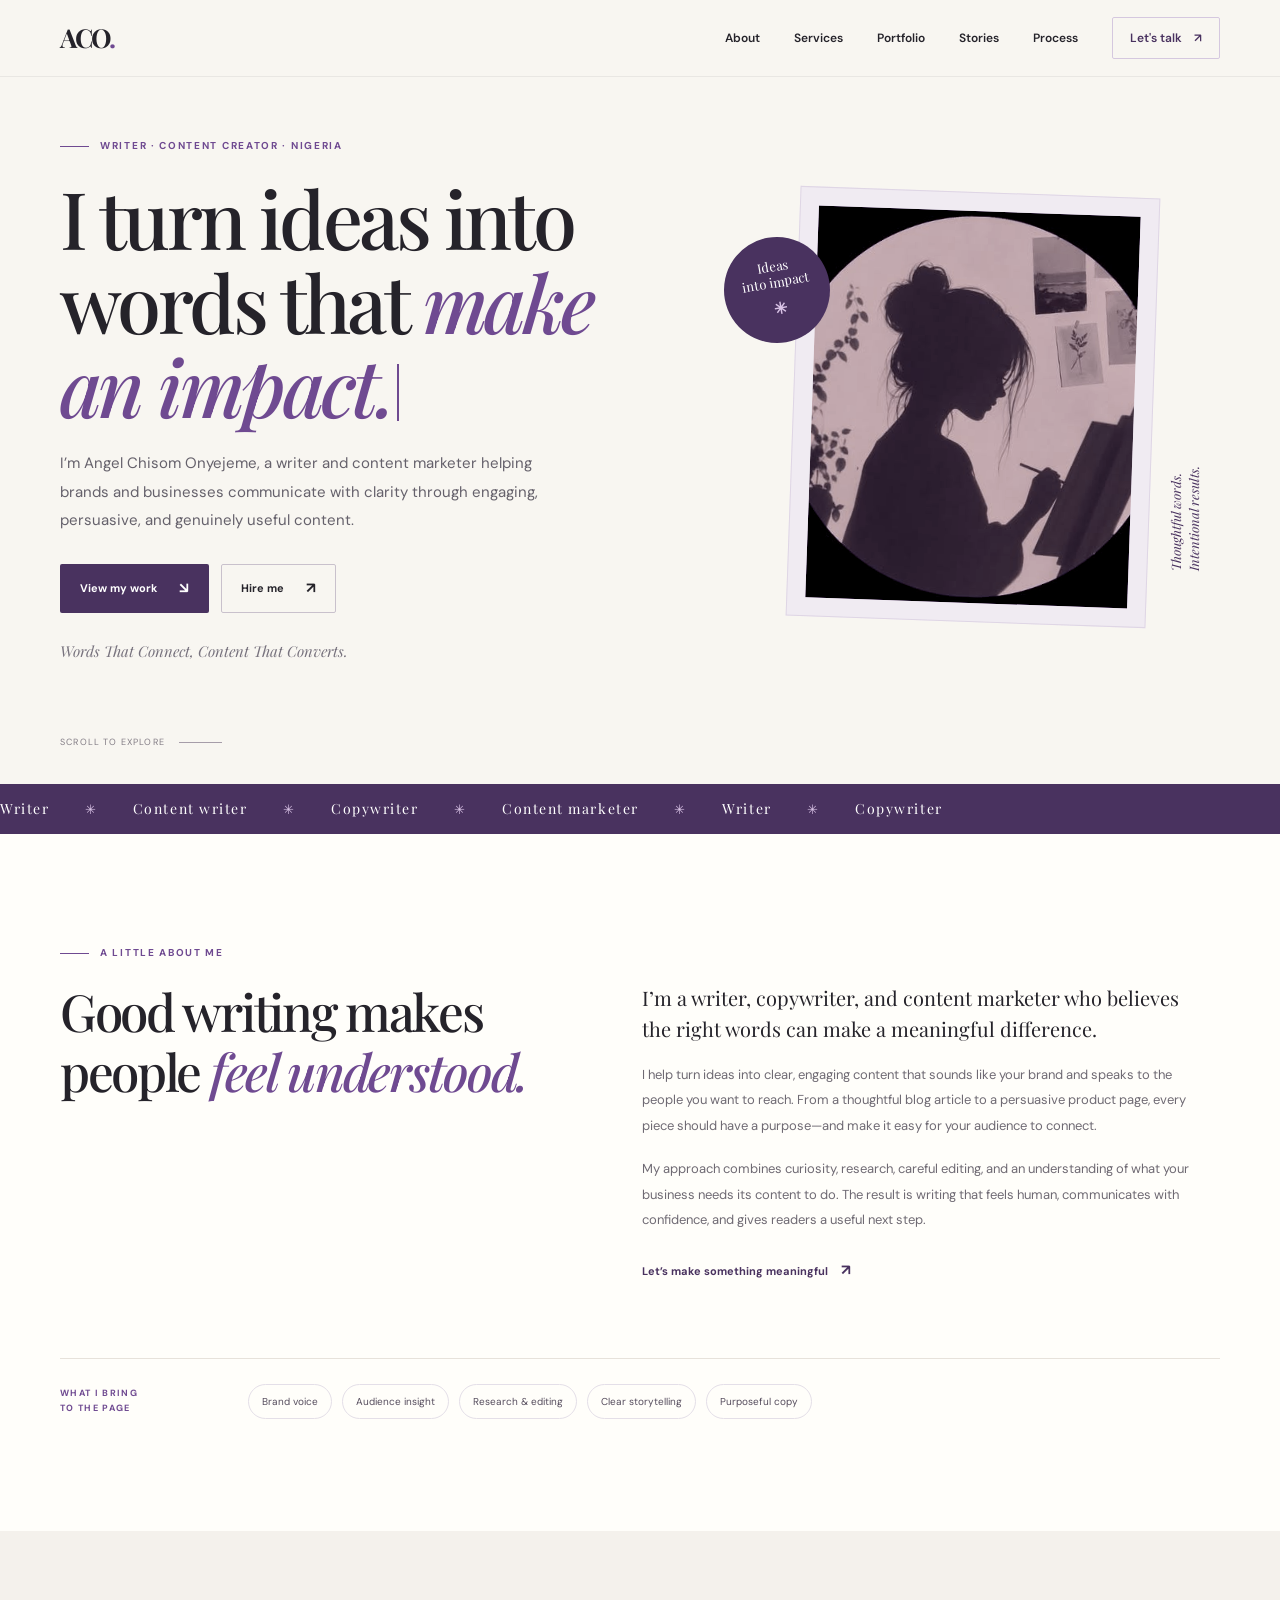
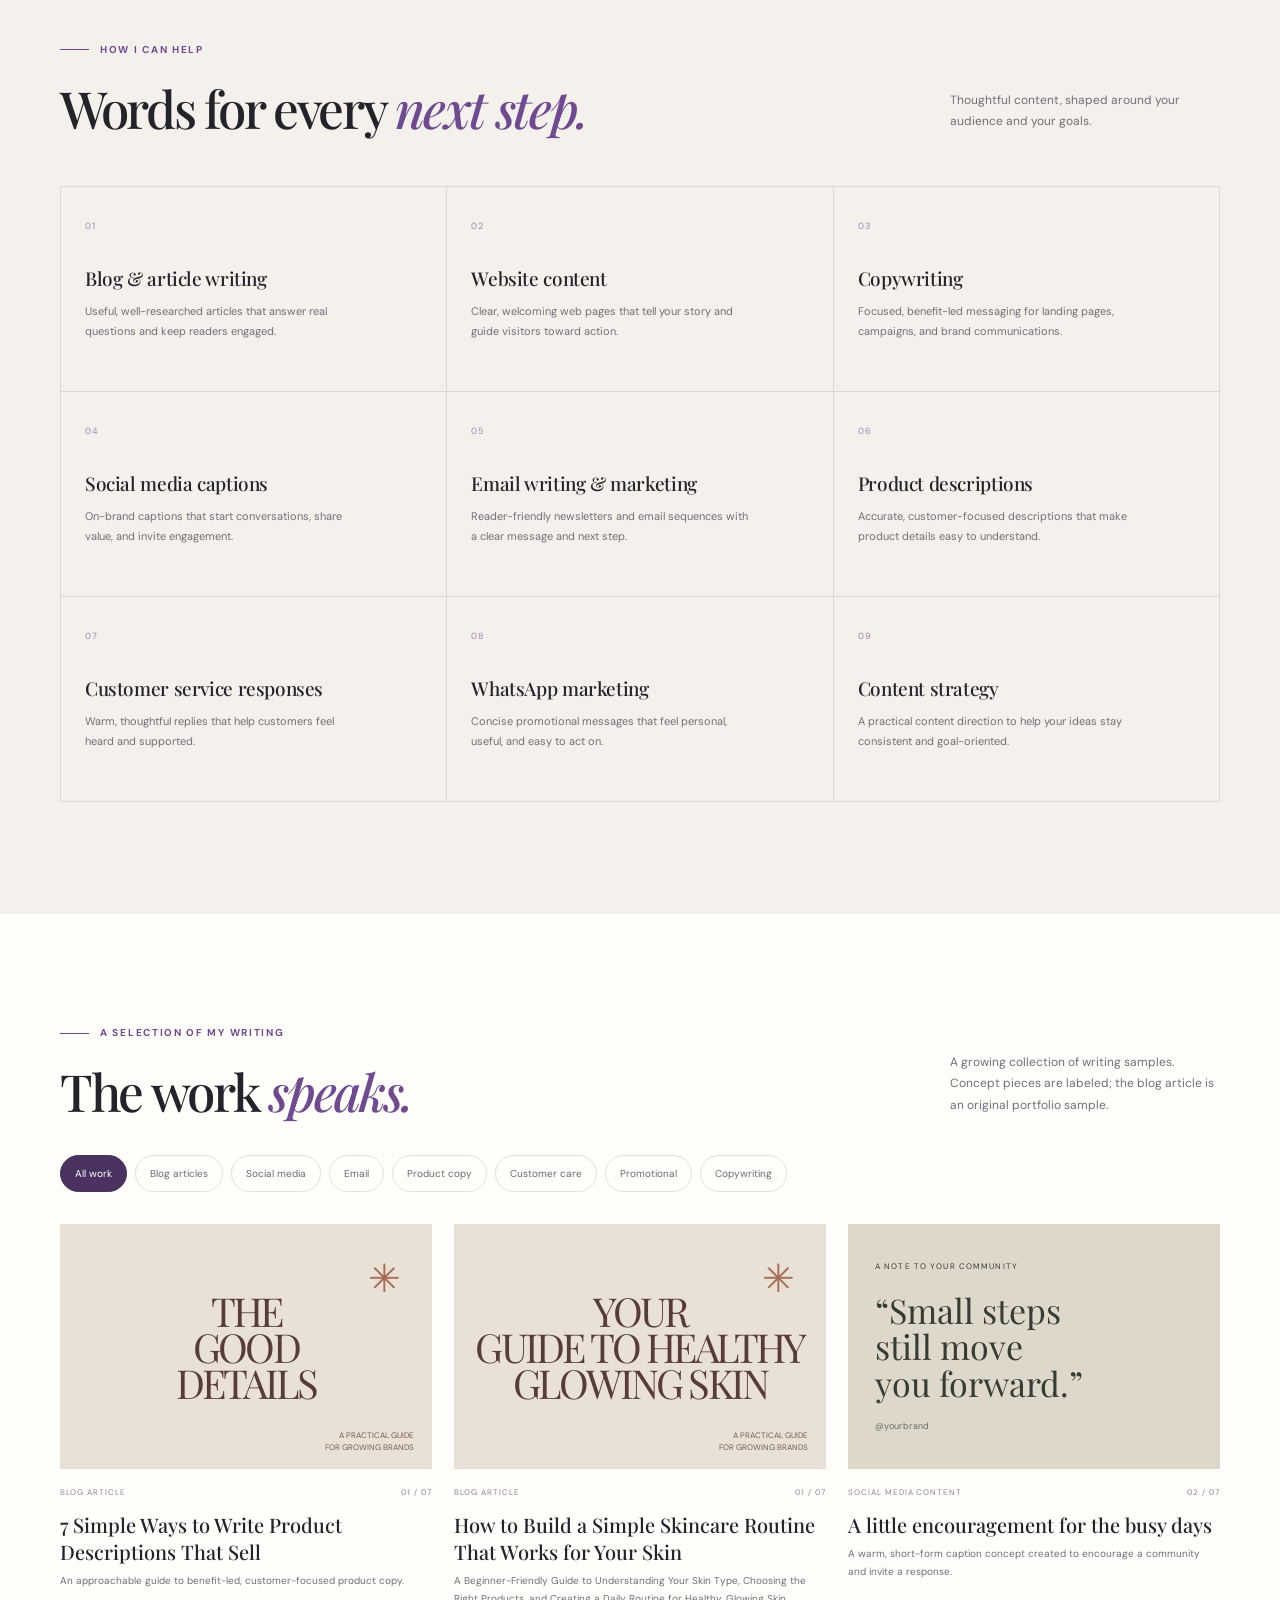
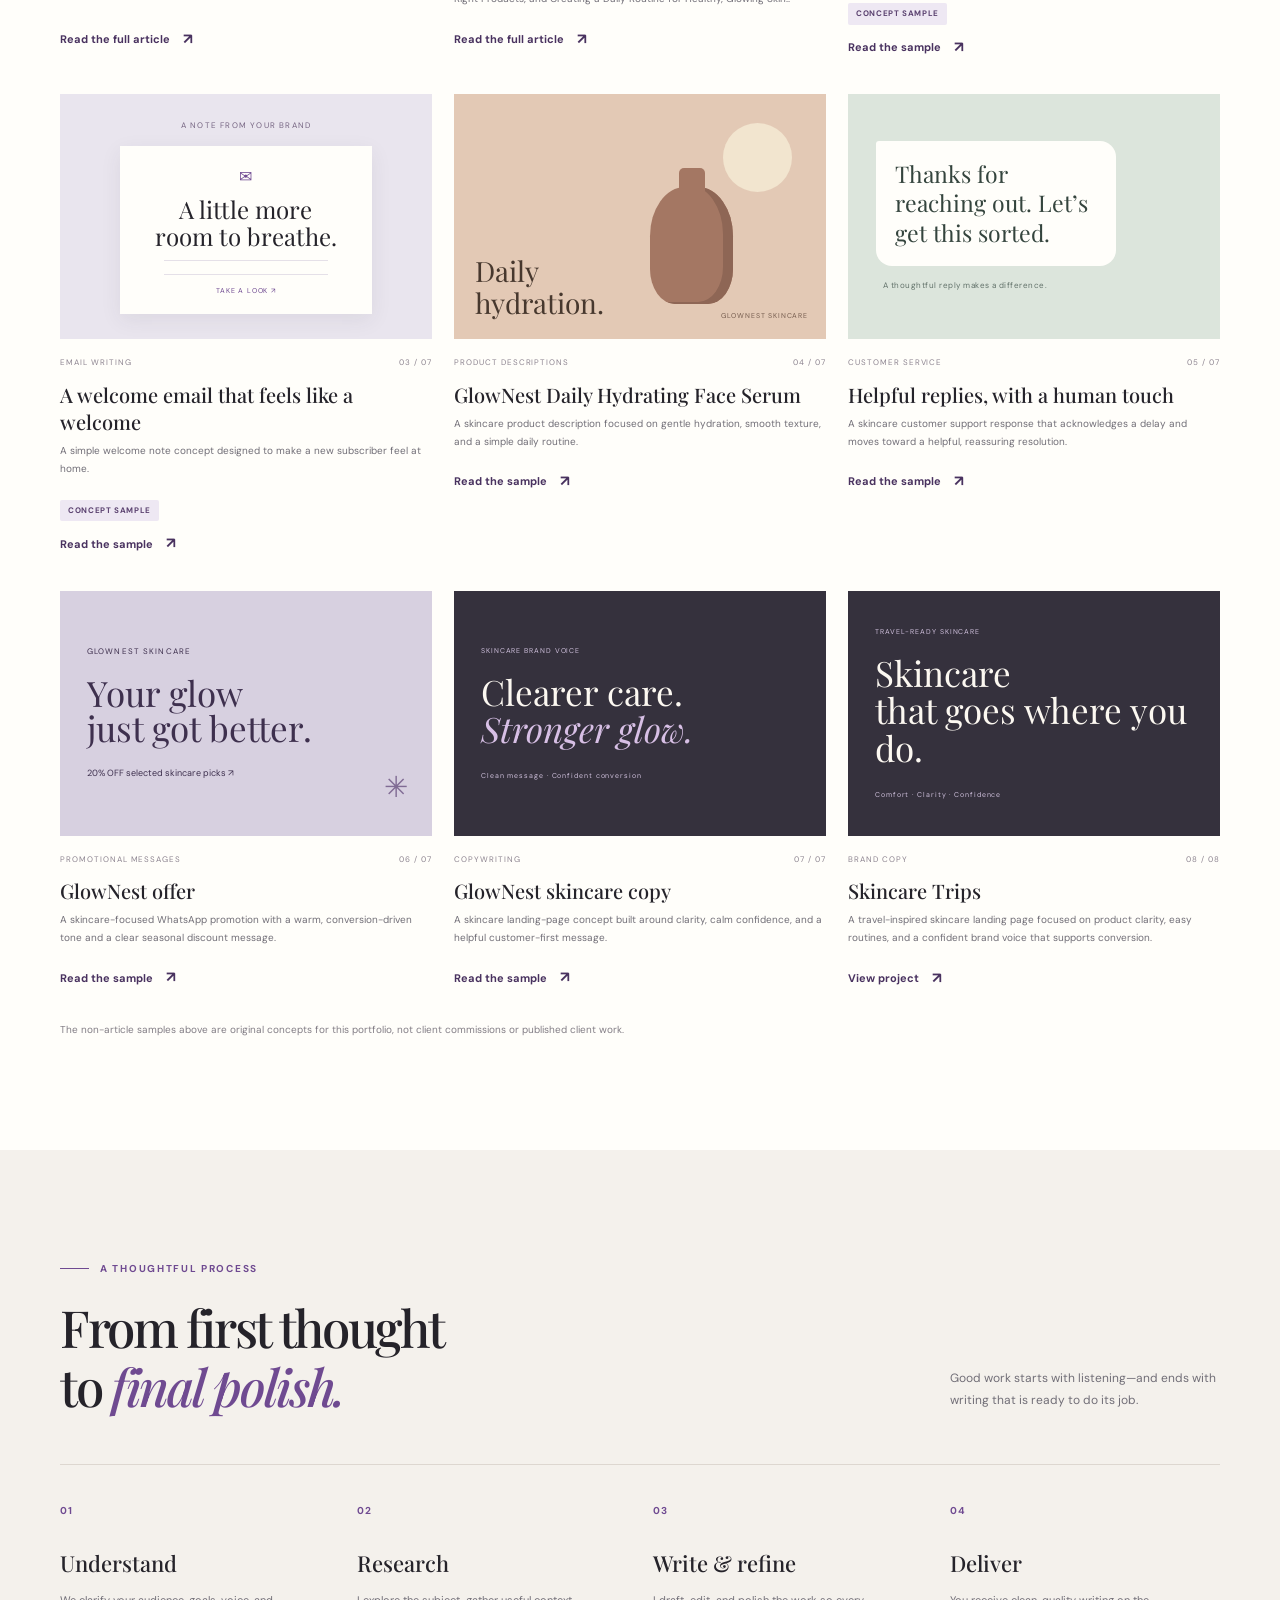
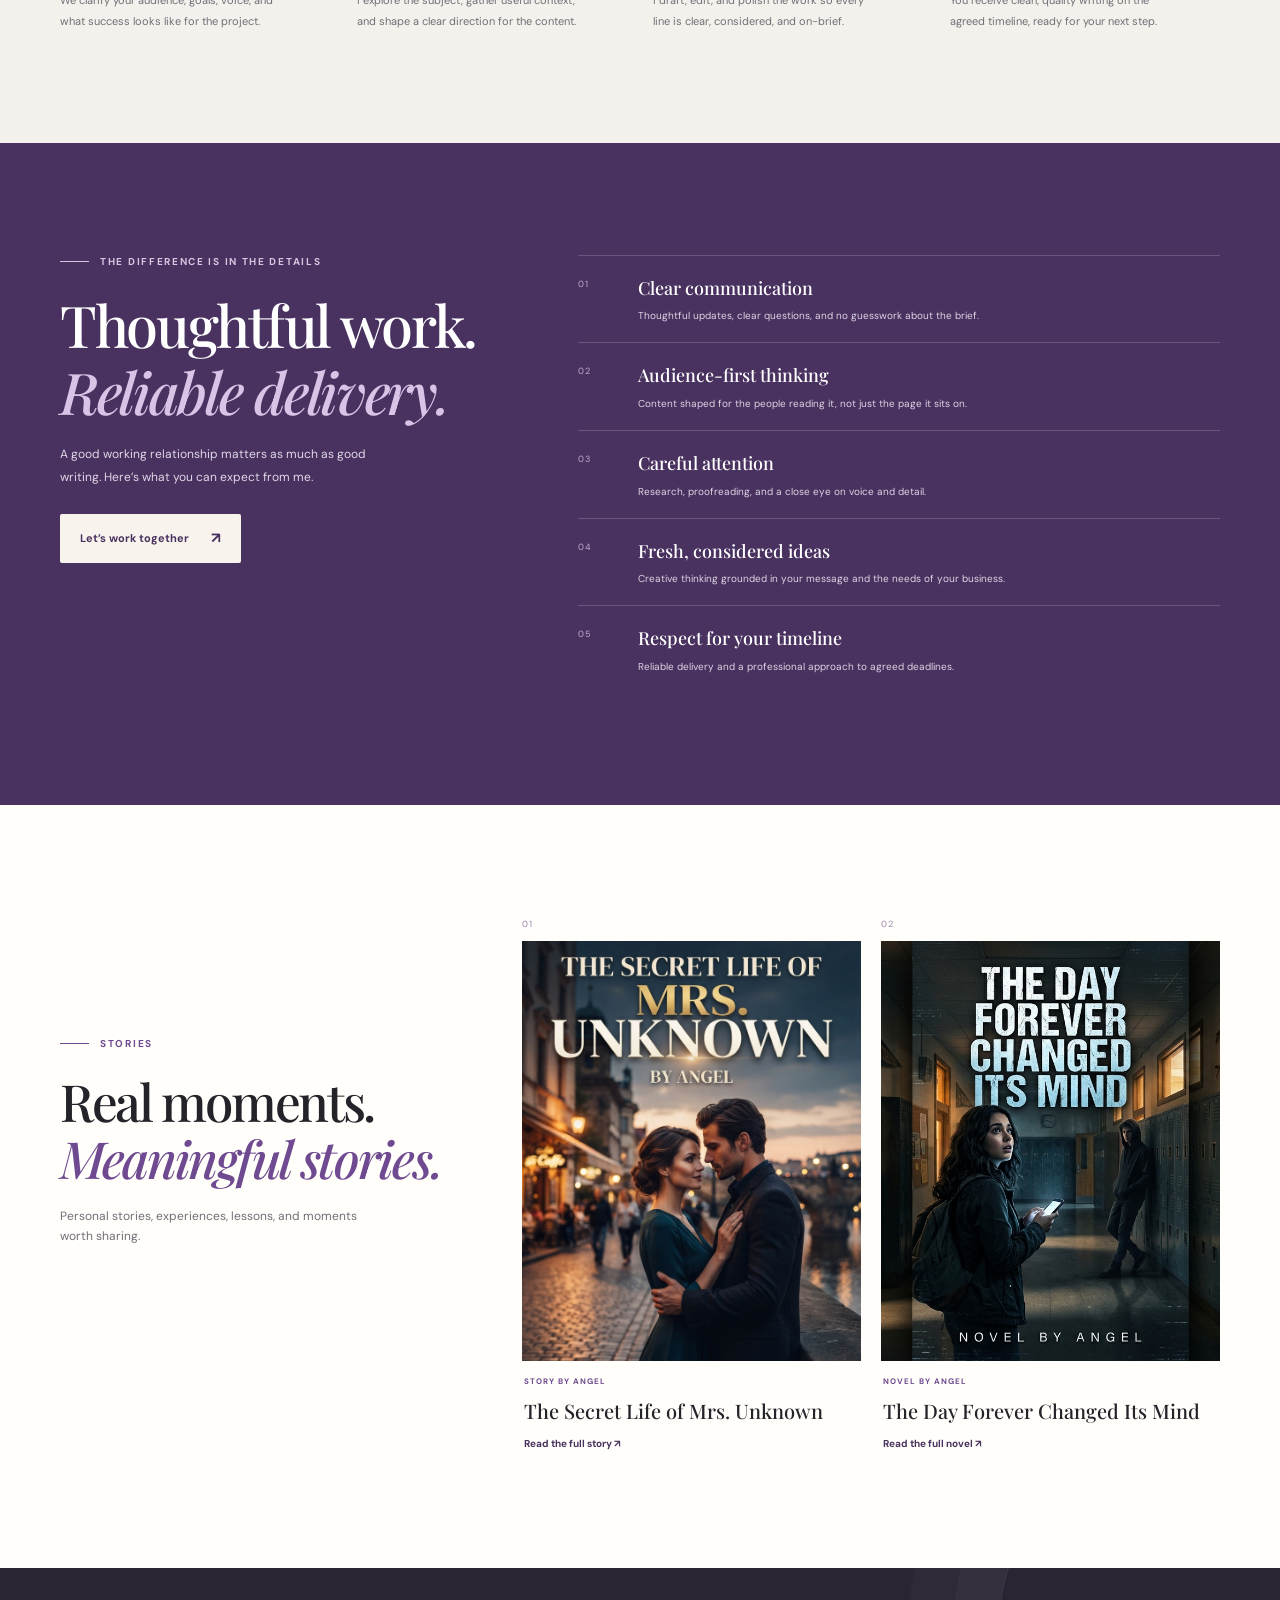
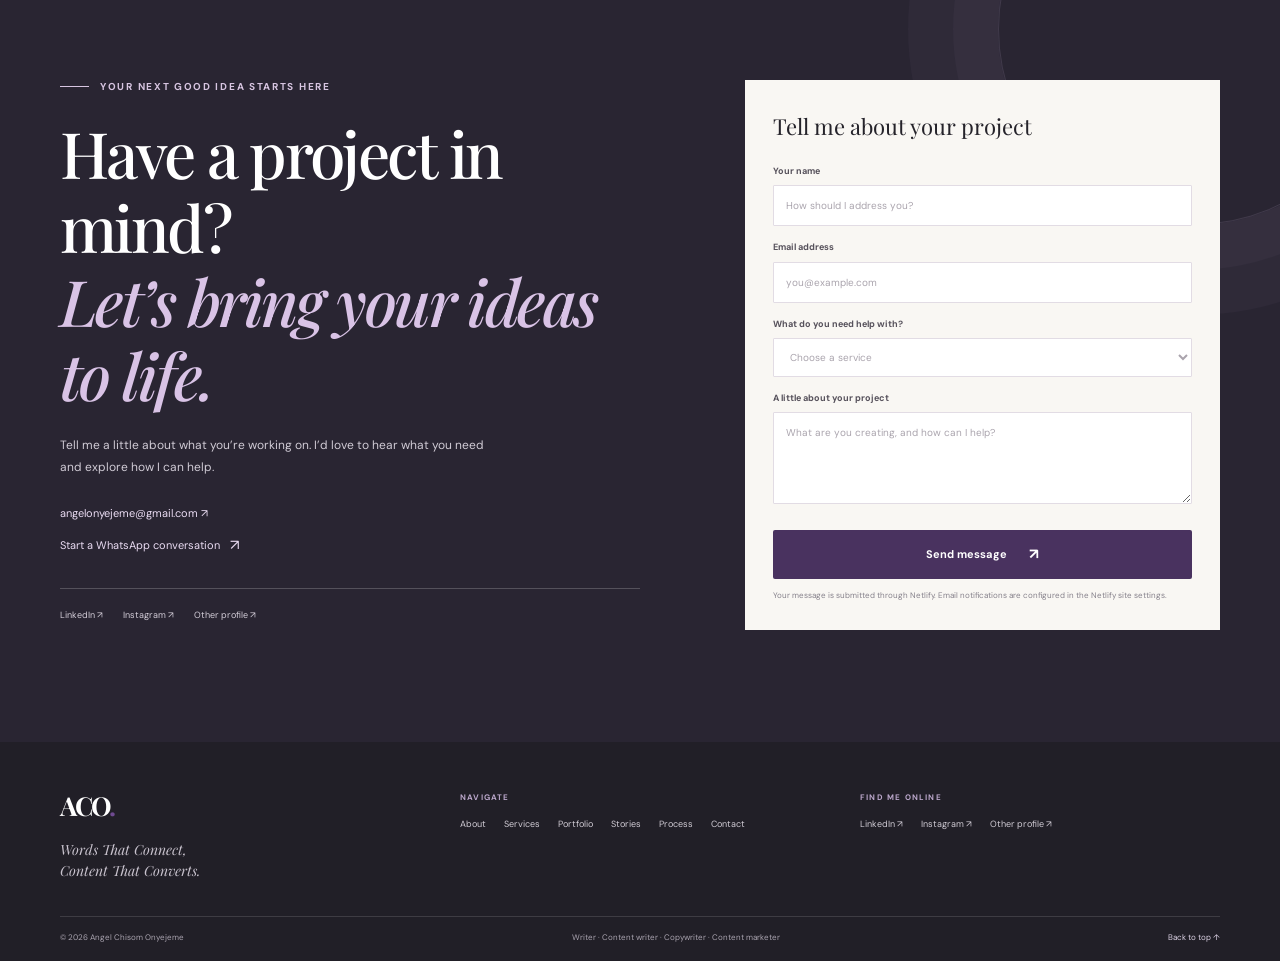
<file: index.html>
<!doctype html>
<html lang="en">
<head>
  <meta charset="utf-8">
  <meta name="viewport" content="width=device-width, initial-scale=1">
  <meta name="theme-color" content="#f8f6f1">
  <meta name="description" content="Meet Angel Chisom Onyejeme, a writer, copywriter, and content marketer in Nigeria creating clear, engaging content that connects with audiences and supports business goals.">
  <meta property="og:title" content="Angel Chisom Onyejeme | Writer & Copywriter">
  <meta property="og:description" content="Words That Connect, Content That Converts. Explore writing samples and content services by Angel Chisom Onyejeme.">
  <meta property="og:type" content="website">
  <title>Angel Chisom Onyejeme | Writer, Copywriter & Content Marketer</title>
  <link rel="preconnect" href="https://fonts.googleapis.com">
  <link rel="preconnect" href="https://fonts.gstatic.com" crossorigin>
  <link href="https://fonts.googleapis.com/css2?family=DM+Sans:wght@400;500;600;700&family=Playfair+Display:wght@500;600;700&display=swap" rel="stylesheet">
  <link rel="stylesheet" href="index.css">
  <script src="index.js" defer></script>
</head>
<body>
  <a class="skip-link" href="#main">Skip to content</a>
  <header class="site-header">
    <div class="nav-wrap">
      <a class="wordmark" href="#home" aria-label="Angel Chisom Onyejeme, home">ACO<span>.</span></a>
      <button class="menu-toggle" type="button" aria-expanded="false" aria-controls="primary-nav" aria-label="Open navigation">
        <span></span><span></span>
      </button>
      <nav class="primary-nav" id="primary-nav" aria-label="Main navigation">
        <a href="#about">About</a>
        <a href="#services">Services</a>
        <a href="#work">Portfolio</a>
        <a href="#stories">Stories</a>
        <a href="#process">Process</a>
        <a class="nav-contact" href="#contact">Let's talk <span aria-hidden="true">↗</span></a>
      </nav>
    </div>
  </header>

  <main id="main">
    <section class="hero section-shell" id="home" aria-labelledby="hero-title">
      <div class="hero-copy">
        <p class="eyebrow"><span class="eyebrow-line"></span> Writer · Content creator · Nigeria</p>
        <h1 id="hero-title">I turn ideas into words that <em><span id="typed-text">make an impact.</span><span class="typing-cursor" aria-hidden="true"></span></em></h1>
        <p class="hero-intro">I’m Angel Chisom Onyejeme, a writer and content marketer helping brands and businesses communicate with clarity through engaging, persuasive, and genuinely useful content.</p>
        <div class="hero-actions">
          <a class="button button-dark" href="#work">View my work <span aria-hidden="true">↘</span></a>
          <a class="button button-outline" href="#contact">Hire me <span aria-hidden="true">↗</span></a>
        </div>
        <p class="hero-note">Words That Connect, Content That Converts.</p>
      </div>
      <div class="hero-visual" aria-label="Portrait of Angel Chisom Onyejeme">
        <div class="portrait-frame">
          <div class="portrait-art">
            <img src="assets/angel-onyejeme-portrait.jpg" alt="Illustration of a woman painting at an easel">
          </div>
        </div>
        <div class="hero-stamp" aria-hidden="true"><span>Ideas<br>into impact</span><b>✳</b></div>
        <div class="hero-side-note">Thoughtful words.<br>Intentional results.</div>
      </div>
      <a class="scroll-cue" href="#about"><span>Scroll to explore</span><i aria-hidden="true"></i></a>
    </section>

    <section class="intro-strip" aria-label="Professional title">
      <p>Writer <span>✳</span> Content writer <span>✳</span> Copywriter <span>✳</span> Content marketer <span>✳</span> Writer <span>✳</span> Copywriter</p>
    </section>

    <section class="section section-about" id="about" aria-labelledby="about-title">
      <div class="section-shell about-grid">
        <div class="section-heading">
          <p class="eyebrow"><span class="eyebrow-line"></span> A little about me</p>
          <h2 id="about-title">Good writing makes people <em>feel understood.</em></h2>
        </div>
        <div class="about-copy">
          <p class="lead">I’m a writer, copywriter, and content marketer who believes the right words can make a meaningful difference.</p>
          <p>I help turn ideas into clear, engaging content that sounds like your brand and speaks to the people you want to reach. From a thoughtful blog article to a persuasive product page, every piece should have a purpose—and make it easy for your audience to connect.</p>
          <p>My approach combines curiosity, research, careful editing, and an understanding of what your business needs its content to do. The result is writing that feels human, communicates with confidence, and gives readers a useful next step.</p>
          <a class="text-link" href="#contact">Let’s make something meaningful <span aria-hidden="true">↗</span></a>
        </div>
      </div>
      <div class="section-shell strengths">
        <div class="strengths-label">What I bring<br>to the page</div>
        <ul class="strengths-list">
          <li>Brand voice</li><li>Audience insight</li><li>Research &amp; editing</li><li>Clear storytelling</li><li>Purposeful copy</li>
        </ul>
      </div>
    </section>

    <section class="section section-services" id="services" aria-labelledby="services-title">
      <div class="section-shell">
        <div class="section-topline">
          <div>
            <p class="eyebrow"><span class="eyebrow-line"></span> How I can help</p>
            <h2 id="services-title">Words for every <em>next step.</em></h2>
          </div>
          <p class="section-aside">Thoughtful content, shaped around your audience and your goals.</p>
        </div>
        <div class="service-grid">
          <article class="service-card"><span class="service-number">01</span><h3>Blog &amp; article writing</h3><p>Useful, well-researched articles that answer real questions and keep readers engaged.</p><span class="service-arrow" aria-hidden="true">↗</span></article>
          <article class="service-card"><span class="service-number">02</span><h3>Website content</h3><p>Clear, welcoming web pages that tell your story and guide visitors toward action.</p><span class="service-arrow" aria-hidden="true">↗</span></article>
          <article class="service-card"><span class="service-number">03</span><h3>Copywriting</h3><p>Focused, benefit-led messaging for landing pages, campaigns, and brand communications.</p><span class="service-arrow" aria-hidden="true">↗</span></article>
          <article class="service-card"><span class="service-number">04</span><h3>Social media captions</h3><p>On-brand captions that start conversations, share value, and invite engagement.</p><span class="service-arrow" aria-hidden="true">↗</span></article>
          <article class="service-card"><span class="service-number">05</span><h3>Email writing &amp; marketing</h3><p>Reader-friendly newsletters and email sequences with a clear message and next step.</p><span class="service-arrow" aria-hidden="true">↗</span></article>
          <article class="service-card"><span class="service-number">06</span><h3>Product descriptions</h3><p>Accurate, customer-focused descriptions that make product details easy to understand.</p><span class="service-arrow" aria-hidden="true">↗</span></article>
          <article class="service-card"><span class="service-number">07</span><h3>Customer service responses</h3><p>Warm, thoughtful replies that help customers feel heard and supported.</p><span class="service-arrow" aria-hidden="true">↗</span></article>
          <article class="service-card"><span class="service-number">08</span><h3>WhatsApp marketing</h3><p>Concise promotional messages that feel personal, useful, and easy to act on.</p><span class="service-arrow" aria-hidden="true">↗</span></article>
          <article class="service-card"><span class="service-number">09</span><h3>Content strategy</h3><p>A practical content direction to help your ideas stay consistent and goal-oriented.</p><span class="service-arrow" aria-hidden="true">↗</span></article>
        </div>
      </div>
    </section>

    <section class="section section-work" id="work" aria-labelledby="work-title">
      <div class="section-shell">
        <div class="section-topline work-heading">
          <div>
            <p class="eyebrow"><span class="eyebrow-line"></span> A selection of my writing</p>
            <h2 id="work-title">The work <em>speaks.</em></h2>
          </div>
          <p class="section-aside">A growing collection of writing samples. Concept pieces are labeled; the blog article is an original portfolio sample.</p>
        </div>
        <div class="filter-row" role="group" aria-label="Filter portfolio by category">
          <button class="filter-button is-active" type="button" data-filter="all" aria-pressed="true">All work</button>
          <button class="filter-button" type="button" data-filter="blog" aria-pressed="false">Blog articles</button>
          <button class="filter-button" type="button" data-filter="social" aria-pressed="false">Social media</button>
          <button class="filter-button" type="button" data-filter="email" aria-pressed="false">Email</button>
          <button class="filter-button" type="button" data-filter="product" aria-pressed="false">Product copy</button>
          <button class="filter-button" type="button" data-filter="service" aria-pressed="false">Customer care</button>
          <button class="filter-button" type="button" data-filter="promo" aria-pressed="false">Promotional</button>
          <button class="filter-button" type="button" data-filter="copy" aria-pressed="false">Copywriting</button>
        </div>
        <div class="portfolio-grid" id="portfolio-grid">
          <article class="work-card work-card-featured" data-category="blog">
            <div class="work-art art-article"><span class="art-label">THE<br>GOOD<br>DETAILS</span><span class="art-ornament" aria-hidden="true">✳</span><span class="art-caption">A practical guide<br>for growing brands</span></div>
            <div class="work-info"><div class="work-meta"><span>Blog article</span><span>01 / 07</span></div><h3>7 Simple Ways to Write Product Descriptions That Sell</h3><p>An approachable guide to benefit-led, customer-focused product copy.</p><a class="text-link" href="portfolio-sample-blog-article" target="_blank" rel="noopener">Read the full article <span aria-hidden="true">↗</span></a></div>
          </article>
          <article class="work-card work-card-featured" data-category="blog">
            <div class="work-art art-article"><span class="art-label">YOUR<br>GUIDE TO HEALTHY<br>GLOWING SKIN</span><span class="art-ornament" aria-hidden="true">✳</span><span class="art-caption">A practical guide<br>for growing brands</span></div>
            <div class="work-info"><div class="work-meta"><span>Blog article</span><span>01 / 07</span></div><h3>How to Build a Simple Skincare Routine That Works for Your Skin </h3><p>A Beginner-Friendly Guide to Understanding Your Skin Type, Choosing the Right Products, and Creating a Daily Routine for Healthy, Glowing Skin..</p><a class="text-link" href="https://angelonyejeme.blogspot.com/2026/11/how-to-build-simple-skincare-routine.html" target="_blank" rel="noopener">Read the full article <span aria-hidden="true">↗</span></a></div>
          </article>
          <article class="work-card" data-category="social">
            <div class="work-art art-social"><span class="art-small">A NOTE TO YOUR COMMUNITY</span><span class="art-quote">“Small steps<br>still move<br>you forward.”</span><span class="art-handle">@yourbrand</span></div>
            <div class="work-info"><div class="work-meta"><span>Social media content</span><span>02 / 07</span></div><h3>A little encouragement for the busy days</h3><p>A warm, short-form caption concept created to encourage a community and invite a response.</p><span class="concept-label">Concept sample</span><button class="text-link sample-open" type="button" data-sample="social">Read the sample <span aria-hidden="true">↗</span></button></div>
          </article>
          <article class="work-card" data-category="email">
            <div class="work-art art-email"><span class="mail-top">A NOTE FROM YOUR BRAND</span><div class="mail-card"><span class="mail-icon" aria-hidden="true">✉</span><span class="mail-title">A little more<br>room to breathe.</span><span class="mail-lines"></span><span class="mail-cta">TAKE A LOOK ↗</span></div></div>
            <div class="work-info"><div class="work-meta"><span>Email writing</span><span>03 / 07</span></div><h3>A welcome email that feels like a welcome</h3><p>A simple welcome note concept designed to make a new subscriber feel at home.</p><span class="concept-label">Concept sample</span><button class="text-link sample-open" type="button" data-sample="email">Read the sample <span aria-hidden="true">↗</span></button></div>
          </article>
          <article class="work-card" data-category="product copy">
            <div class="work-art art-product"><span class="product-sun"></span><span class="product-vase" aria-hidden="true"></span><span class="product-word">Daily<br>hydration.</span><span class="product-sub">GLOWNEST SKINCARE</span></div>
            <div class="work-info"><div class="work-meta"><span>Product descriptions</span><span>04 / 07</span></div><h3>GlowNest Daily Hydrating Face Serum</h3><p>A skincare product description focused on gentle hydration, smooth texture, and a simple daily routine.</p><button class="text-link sample-open" type="button" data-sample="product">Read the sample <span aria-hidden="true">↗</span></button></div>
          </article>
          <article class="work-card" data-category="service">
            <div class="work-art art-service"><span class="chat-bubble">Thanks for reaching out. Let’s get this sorted.</span><span class="chat-time">A thoughtful reply makes a difference.</span></div>
            <div class="work-info"><div class="work-meta"><span>Customer service</span><span>05 / 07</span></div><h3>Helpful replies, with a human touch</h3><p>A skincare customer support response that acknowledges a delay and moves toward a helpful, reassuring resolution.</p><button class="text-link sample-open" type="button" data-sample="service">Read the sample <span aria-hidden="true">↗</span></button></div>
          </article>
          <article class="work-card" data-category="promo copy">
            <div class="work-art art-promo"><span class="promo-top">GLOWNEST SKINCARE</span><span class="promo-head">Your glow<br>just got better.</span><span class="promo-bottom">20% OFF selected skincare picks ↗</span><span class="promo-spark" aria-hidden="true">✳</span></div>
            <div class="work-info"><div class="work-meta"><span>Promotional messages</span><span>06 / 07</span></div><h3>GlowNest offer</h3><p>A skincare-focused WhatsApp promotion with a warm, conversion-driven tone and a clear seasonal discount message.</p><button class="text-link sample-open" type="button" data-sample="promo">Read the sample <span aria-hidden="true">↗</span></button></div>
          </article>
          <article class="work-card" data-category="copy">
            <div class="work-art art-copy"><span class="copy-kicker">SKINCARE BRAND VOICE</span><span class="copy-head">Clearer care.<br><em>Stronger glow.</em></span><span class="copy-footer">Clean message · Confident conversion</span></div>
            <div class="work-info"><div class="work-meta"><span>Copywriting</span><span>07 / 07</span></div><h3>GlowNest skincare copy</h3><p>A skincare landing-page concept built around clarity, calm confidence, and a helpful customer-first message.</p><button class="text-link sample-open" type="button" data-sample="copy">Read the sample <span aria-hidden="true">↗</span></button></div>
          </article>
          <article class="work-card" data-category="copy">
            <div class="work-art art-copy"><span class="copy-kicker">TRAVEL-READY SKINCARE</span><span class="copy-head">Skincare<br>that goes where you do.</span><span class="copy-footer">Comfort · Clarity · Confidence</span></div>
            <div class="work-info"><div class="work-meta"><span>Brand copy</span><span>08 / 08</span></div><h3>Skincare Trips</h3><p>A travel-inspired skincare landing page focused on product clarity, easy routines, and a confident brand voice that supports conversion.</p><a class="text-link" href="https://skincaretrips.netlify.app/" target="_blank" rel="noopener">View project <span aria-hidden="true">↗</span></a></div>
          </article>
        </div>
        <p class="filter-empty" id="filter-empty" hidden>No samples in this category yet.</p>
        <p class="portfolio-note">The non-article samples above are original concepts for this portfolio, not client commissions or published client work.</p>
      </div>
    </section>

    <section class="section section-process" id="process" aria-labelledby="process-title">
      <div class="section-shell">
        <div class="section-topline">
          <div><p class="eyebrow"><span class="eyebrow-line"></span> A thoughtful process</p><h2 id="process-title">From first thought<br>to <em>final polish.</em></h2></div>
          <p class="section-aside">Good work starts with listening—and ends with writing that is ready to do its job.</p>
        </div>
        <ol class="process-grid">
          <li><span class="process-number">01</span><h3>Understand</h3><p>We clarify your audience, goals, voice, and what success looks like for the project.</p></li>
          <li><span class="process-number">02</span><h3>Research</h3><p>I explore the subject, gather useful context, and shape a clear direction for the content.</p></li>
          <li><span class="process-number">03</span><h3>Write &amp; refine</h3><p>I draft, edit, and polish the work so every line is clear, considered, and on-brief.</p></li>
          <li><span class="process-number">04</span><h3>Deliver</h3><p>You receive clean, quality writing on the agreed timeline, ready for your next step.</p></li>
        </ol>
      </div>
    </section>

    <section class="section section-why" aria-labelledby="why-title">
      <div class="section-shell why-grid">
        <div><p class="eyebrow eyebrow-light"><span class="eyebrow-line"></span> The difference is in the details</p><h2 id="why-title">Thoughtful work.<br><em>Reliable delivery.</em></h2><p class="why-intro">A good working relationship matters as much as good writing. Here’s what you can expect from me.</p><a class="button button-light" href="#contact">Let’s work together <span aria-hidden="true">↗</span></a></div>
        <ul class="why-list">
          <li><span>01</span><div><h3>Clear communication</h3><p>Thoughtful updates, clear questions, and no guesswork about the brief.</p></div></li>
          <li><span>02</span><div><h3>Audience-first thinking</h3><p>Content shaped for the people reading it, not just the page it sits on.</p></div></li>
          <li><span>03</span><div><h3>Careful attention</h3><p>Research, proofreading, and a close eye on voice and detail.</p></div></li>
          <li><span>04</span><div><h3>Fresh, considered ideas</h3><p>Creative thinking grounded in your message and the needs of your business.</p></div></li>
          <li><span>05</span><div><h3>Respect for your timeline</h3><p>Reliable delivery and a professional approach to agreed deadlines.</p></div></li>
        </ul>
      </div>
    </section>

    <section class="section section-stories" id="stories" aria-labelledby="stories-title">
      <div class="section-shell stories-shell">
        <div class="stories-heading">
          <p class="eyebrow"><span class="eyebrow-line"></span> Stories</p>
          <h2 id="stories-title">Real moments.<br><em>Meaningful stories.</em></h2>
          <p>Personal stories, experiences, lessons, and moments worth sharing.</p>
        </div>
        <div class="stories-grid">
          <article class="story-card">
            <a class="story-open" href="assets/the-secret-life-of-mrs-unknown.pdf" target="_blank" rel="noopener" aria-label="Read The Secret Life of Mrs. Unknown">
              <span class="story-number">01</span>
              <span class="story-art story-art-cover"><img src="assets/the-secret-life-of-mrs-unknown-cover.jpg" alt="Cover of The Secret Life of Mrs. Unknown"></span>
              <span class="story-info"><span class="story-category">Story by Angel</span><strong>The Secret Life of Mrs. Unknown</strong><span class="story-read">Read the full story ↗</span></span>
            </a>
          </article>
          <article class="story-card">
            <a class="story-open" href="assets/the-day-forever-changed-its-mind.pdf" target="_blank" rel="noopener" aria-label="Read The Day Forever Changed Its Mind">
              <span class="story-number">02</span>
              <span class="story-art story-art-cover"><img src="assets/the-day-forever-changed-its-mind-cover.jpg" alt="Cover of The Day Forever Changed Its Mind"></span>
              <span class="story-info"><span class="story-category">Novel by Angel</span><strong>The Day Forever Changed Its Mind</strong><span class="story-read">Read the full novel ↗</span></span>
            </a>
          </article>
        </div>
      </div>
    </section>

    <section class="section section-contact" id="contact" aria-labelledby="contact-title">
      <div class="section-shell contact-grid">
        <div class="contact-copy">
          <p class="eyebrow eyebrow-light"><span class="eyebrow-line"></span> Your next good idea starts here</p>
          <h2 id="contact-title">Have a project in mind? <em>Let’s bring your ideas to life.</em></h2>
          <p>Tell me a little about what you’re working on. I’d love to hear what you need and explore how I can help.</p>
          <div class="contact-direct">
            <a class="contact-email" data-email-link href="mailto:YOUR_EMAIL@example.com">YOUR_EMAIL@example.com <span aria-hidden="true">↗</span></a>
            <button class="contact-channel" type="button" data-channel="whatsapp">Start a WhatsApp conversation <span aria-hidden="true">↗</span></button>
          </div>
          <div class="social-links" aria-label="Social profiles">
            <a href="#contact" data-social="linkedin">LinkedIn <span aria-hidden="true">↗</span></a>
            <a href="#contact" data-social="instagram">Instagram <span aria-hidden="true">↗</span></a>
            <a href="#contact" data-social="other">Other profile <span aria-hidden="true">↗</span></a>
          </div>
        </div>
        <form class="contact-form" id="contact-form" name="project-enquiry" method="POST" data-netlify="true" netlify-honeypot="bot-field">
          <input type="hidden" name="form-name" value="project-enquiry">
          <p hidden><label>Leave this field empty: <input name="bot-field"></label></p>
          <p class="form-heading">Tell me about your project</p>
          <div class="form-field"><label for="name">Your name</label><input id="name" name="name" type="text" autocomplete="name" placeholder="How should I address you?" required minlength="2"></div>
          <div class="form-field"><label for="email">Email address</label><input id="email" name="email" type="email" autocomplete="email" placeholder="you@example.com" required></div>
          <div class="form-field"><label for="service">What do you need help with?</label><select id="service" name="service" required><option value="" selected disabled>Choose a service</option><option>Blog or article writing</option><option>Website content</option><option>Copywriting</option><option>Social media content</option><option>Email writing</option><option>Product descriptions</option><option>Customer service responses</option><option>WhatsApp marketing</option><option>Content strategy</option><option>Something else</option></select></div>
          <div class="form-field"><label for="message">A little about your project</label><textarea id="message" name="message" rows="4" placeholder="What are you creating, and how can I help?" required minlength="10"></textarea></div>
          <button class="button button-dark form-submit" type="submit">Send message <span aria-hidden="true">↗</span></button>
          <p class="form-status" id="form-status" role="status" aria-live="polite"></p>
          <p class="form-note">Your message is submitted through Netlify. Email notifications are configured in the Netlify site settings.</p>
        </form>
      </div>
    </section>
  </main>

  <footer class="site-footer">
    <div class="section-shell footer-top">
      <div><a class="wordmark footer-mark" href="#home">ACO<span>.</span></a><p>Words That Connect,<br>Content That Converts.</p></div>
      <div><p class="footer-label">Navigate</p><nav class="footer-nav" aria-label="Footer navigation"><a href="#about">About</a><a href="#services">Services</a><a href="#work">Portfolio</a><a href="#stories">Stories</a><a href="#process">Process</a><a href="#contact">Contact</a></nav></div>
      <div><p class="footer-label">Find me online</p><div class="footer-social"><a href="#contact" data-social="linkedin">LinkedIn ↗</a><a href="#contact" data-social="instagram">Instagram ↗</a><a href="#contact" data-social="other">Other profile ↗</a></div></div>
    </div>
    <div class="section-shell footer-bottom"><span>© <span id="current-year"></span> Angel Chisom Onyejeme</span><span>Writer · Content writer · Copywriter · Content marketer</span><a href="#home">Back to top ↑</a></div>
  </footer>

  <dialog class="sample-dialog" id="sample-dialog" aria-labelledby="dialog-title">
    <div class="dialog-top"><span class="concept-label">Concept sample</span><button class="dialog-close" type="button" aria-label="Close sample">×</button></div>
    <div class="dialog-body"><p class="eyebrow" id="dialog-category"></p><h2 id="dialog-title"></h2><div id="dialog-copy"></div><p class="dialog-disclosure">Original concept sample for portfolio demonstration; not client work.</p></div>
  </dialog>
</body>
</html>
</file>
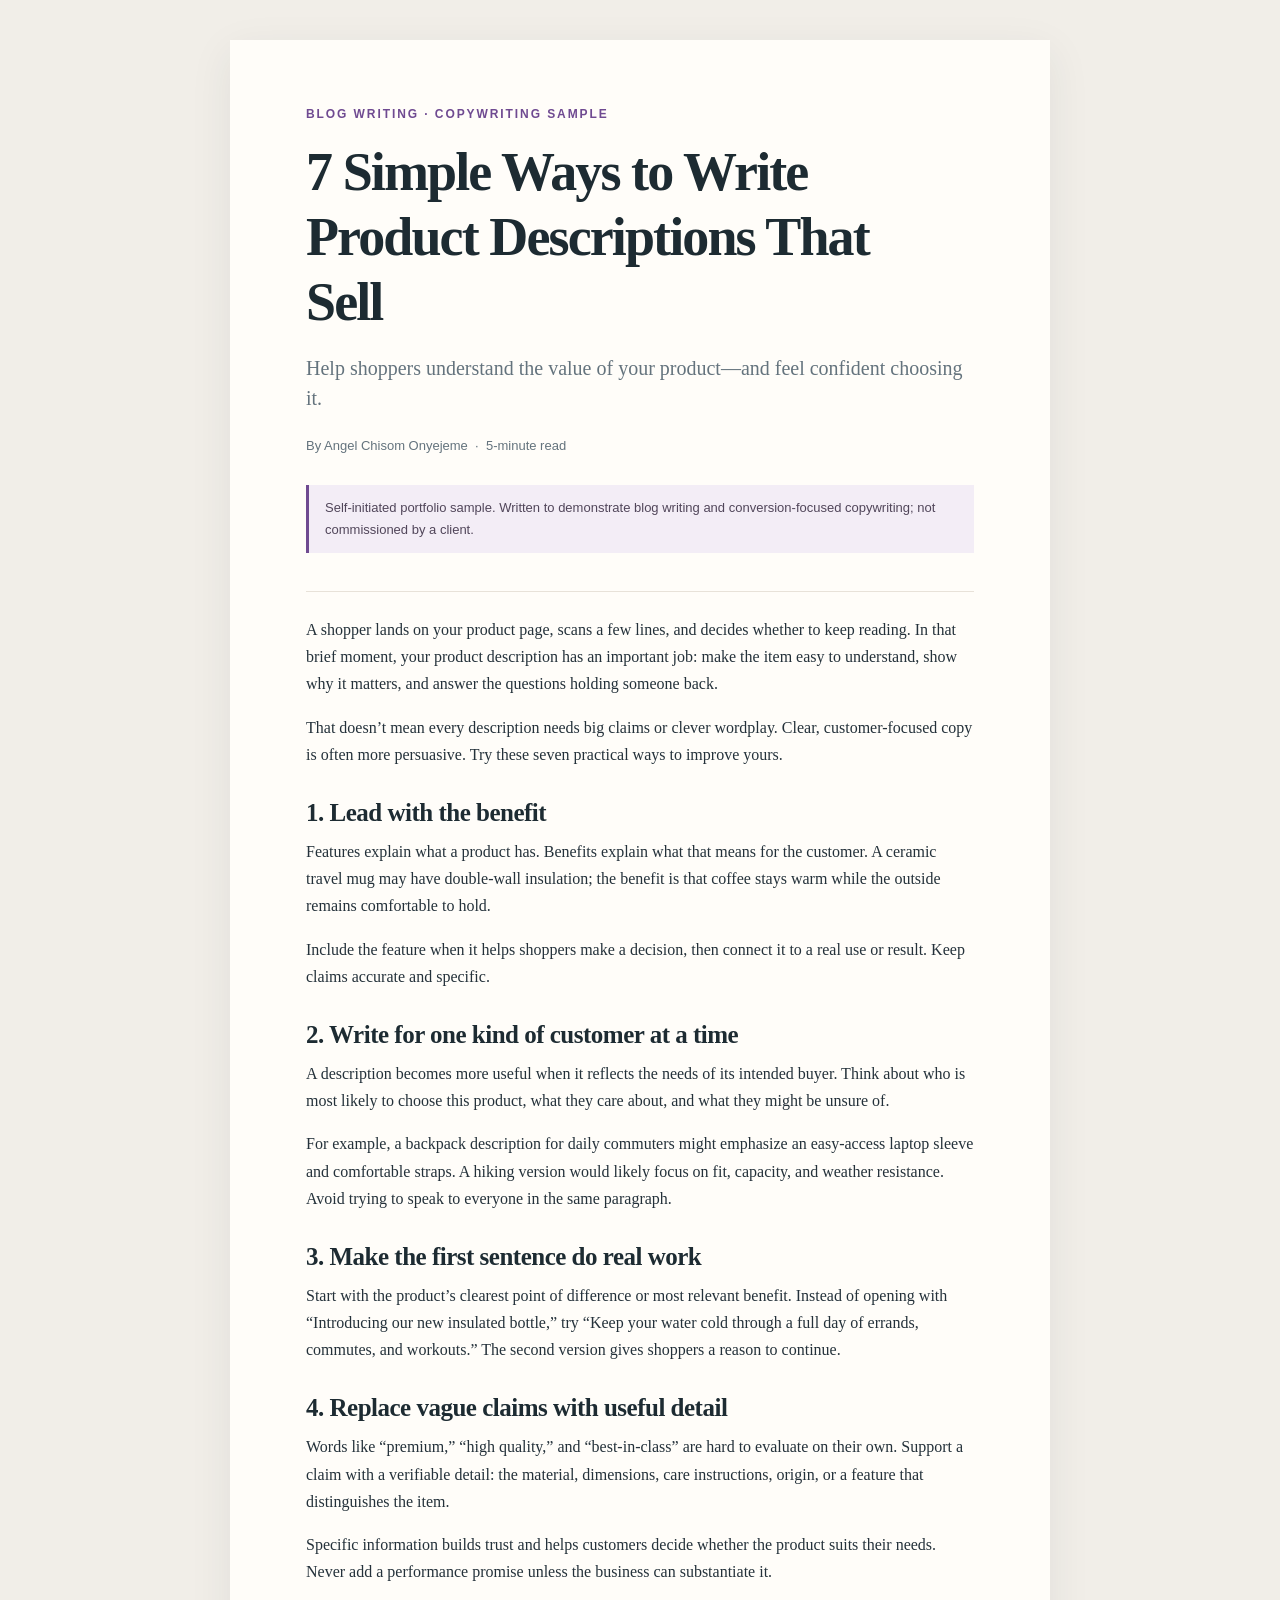
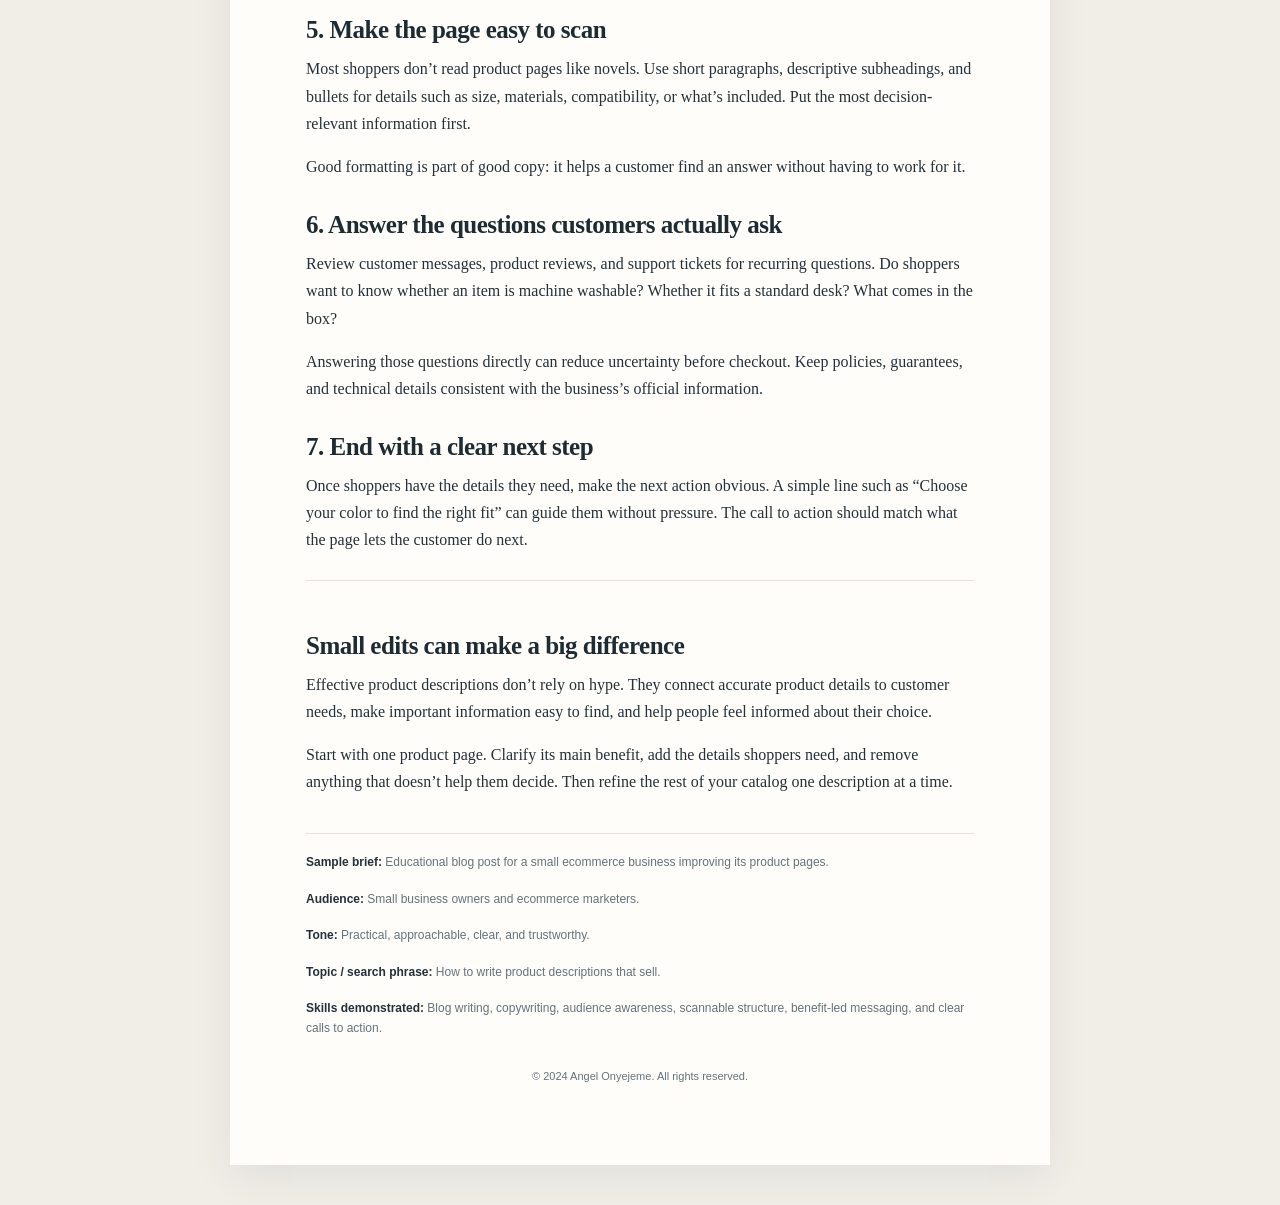
<file: portfolio-sample-blog-article.html>
<!doctype html>
<html lang="en">
<head>
  <meta charset="utf-8">
  <meta name="viewport" content="width=device-width, initial-scale=1">
  <meta name="description" content="A portfolio sample blog article about writing clearer, more persuasive ecommerce product descriptions.">
  <title>Blog Article Sample | Product Descriptions That Sell</title>
  <style>
    :root {
      color-scheme: light;
      --ink: #24313a;
      --muted: #64737d;
      --accent: #6f4a91;
      --paper: #fffdf9;
      --line: #e8e2d9;
    }

    * { box-sizing: border-box; }
    body { margin: 0; background: #f1eee8; color: var(--ink); font: 16px/1.7 Georgia, "Times New Roman", serif; }
    .sheet { width: min(100% - 32px, 820px); margin: 40px auto; padding: 64px 76px; background: var(--paper); box-shadow: 0 12px 40px #24313a14; }
    .eyebrow, .sample-note, .byline, .meta, footer { font-family: Arial, Helvetica, sans-serif; }
    .eyebrow { margin: 0 0 16px; color: var(--accent); font-size: 12px; font-weight: 700; letter-spacing: .16em; text-transform: uppercase; }
    h1, h2 { color: #1d2b32; line-height: 1.2; }
    h1 { max-width: 650px; margin: 0; font-size: clamp(36px, 6vw, 54px); letter-spacing: -.035em; }
    h2 { margin: 30px 0 10px; font-size: 25px; letter-spacing: -.02em; }
    .dek { margin: 18px 0 22px; color: var(--muted); font-size: 20px; line-height: 1.5; }
    .byline { margin: 0; color: var(--muted); font-size: 13px; }
    .sample-note { margin: 28px 0 38px; padding: 12px 16px; border-left: 3px solid var(--accent); background: #f3edf6; color: #51465a; font-size: 13px; }
    .article { border-top: 1px solid var(--line); padding-top: 24px; }
    p { margin: 0 0 16px; }
    .closing { margin-top: 26px; padding-top: 20px; border-top: 1px solid var(--line); }
    .meta { margin-top: 38px; padding-top: 18px; border-top: 1px solid var(--line); color: var(--muted); font-size: 12px; line-height: 1.7; }
    .label { color: var(--ink); font-weight: 700; }
    footer { margin-top: 28px; color: var(--muted); font-size: 11px; text-align: center; }
    @media (max-width: 600px) { .sheet { margin: 16px auto; padding: 36px 24px; } }
    @media print {
      @page { size: A4; margin: 17mm; }
      body { background: white; font-size: 11pt; }
      .sheet { width: auto; margin: 0; padding: 0; box-shadow: none; }
      h1 { font-size: 34pt; }
      h2 { font-size: 19pt; break-after: avoid; }
      p { orphans: 3; widows: 3; }
      .sample-note { break-inside: avoid; }
      footer { margin-top: 18px; }
    }
  </style>
</head>
<body>
  <main class="sheet">
    <header>
      <p class="eyebrow">Blog writing · Copywriting sample</p>
      <h1>7 Simple Ways to Write Product Descriptions That Sell</h1>
      <p class="dek">Help shoppers understand the value of your product—and feel confident choosing it.</p>
      <p class="byline">By Angel Chisom Onyejeme &nbsp;·&nbsp; 5-minute read</p>
    </header>

    <aside class="sample-note">
      Self-initiated portfolio sample. Written to demonstrate blog writing and conversion-focused copywriting; not commissioned by a client.
    </aside>

    <article class="article">
      <p>A shopper lands on your product page, scans a few lines, and decides whether to keep reading. In that brief moment, your product description has an important job: make the item easy to understand, show why it matters, and answer the questions holding someone back.</p>
      <p>That doesn’t mean every description needs big claims or clever wordplay. Clear, customer-focused copy is often more persuasive. Try these seven practical ways to improve yours.</p>

      <h2>1. Lead with the benefit</h2>
      <p>Features explain what a product has. Benefits explain what that means for the customer. A ceramic travel mug may have double-wall insulation; the benefit is that coffee stays warm while the outside remains comfortable to hold.</p>
      <p>Include the feature when it helps shoppers make a decision, then connect it to a real use or result. Keep claims accurate and specific.</p>

      <h2>2. Write for one kind of customer at a time</h2>
      <p>A description becomes more useful when it reflects the needs of its intended buyer. Think about who is most likely to choose this product, what they care about, and what they might be unsure of.</p>
      <p>For example, a backpack description for daily commuters might emphasize an easy-access laptop sleeve and comfortable straps. A hiking version would likely focus on fit, capacity, and weather resistance. Avoid trying to speak to everyone in the same paragraph.</p>

      <h2>3. Make the first sentence do real work</h2>
      <p>Start with the product’s clearest point of difference or most relevant benefit. Instead of opening with “Introducing our new insulated bottle,” try “Keep your water cold through a full day of errands, commutes, and workouts.” The second version gives shoppers a reason to continue.</p>

      <h2>4. Replace vague claims with useful detail</h2>
      <p>Words like “premium,” “high quality,” and “best-in-class” are hard to evaluate on their own. Support a claim with a verifiable detail: the material, dimensions, care instructions, origin, or a feature that distinguishes the item.</p>
      <p>Specific information builds trust and helps customers decide whether the product suits their needs. Never add a performance promise unless the business can substantiate it.</p>

      <h2>5. Make the page easy to scan</h2>
      <p>Most shoppers don’t read product pages like novels. Use short paragraphs, descriptive subheadings, and bullets for details such as size, materials, compatibility, or what’s included. Put the most decision-relevant information first.</p>
      <p>Good formatting is part of good copy: it helps a customer find an answer without having to work for it.</p>

      <h2>6. Answer the questions customers actually ask</h2>
      <p>Review customer messages, product reviews, and support tickets for recurring questions. Do shoppers want to know whether an item is machine washable? Whether it fits a standard desk? What comes in the box?</p>
      <p>Answering those questions directly can reduce uncertainty before checkout. Keep policies, guarantees, and technical details consistent with the business’s official information.</p>

      <h2>7. End with a clear next step</h2>
      <p>Once shoppers have the details they need, make the next action obvious. A simple line such as “Choose your color to find the right fit” can guide them without pressure. The call to action should match what the page lets the customer do next.</p>

      <div class="closing">
        <h2>Small edits can make a big difference</h2>
        <p>Effective product descriptions don’t rely on hype. They connect accurate product details to customer needs, make important information easy to find, and help people feel informed about their choice.</p>
        <p>Start with one product page. Clarify its main benefit, add the details shoppers need, and remove anything that doesn’t help them decide. Then refine the rest of your catalog one description at a time.</p>
      </div>
    </article>

    <section class="meta" aria-label="Sample writing brief">
      <p><span class="label">Sample brief:</span> Educational blog post for a small ecommerce business improving its product pages.</p>
      <p><span class="label">Audience:</span> Small business owners and ecommerce marketers.</p>
      <p><span class="label">Tone:</span> Practical, approachable, clear, and trustworthy.</p>
      <p><span class="label">Topic / search phrase:</span> How to write product descriptions that sell.</p>
      <p><span class="label">Skills demonstrated:</span> Blog writing, copywriting, audience awareness, scannable structure, benefit-led messaging, and clear calls to action.</p>
    </section>

<footer>
      <p>© 2024 Angel Onyejeme. All rights reserved.</p>
    </footer>  
  </main>
</body>
</html>
</file>
<file: index.css>
:root {
  --paper: #f8f6f1;
  --white: #fffefa;
  --ink: #25232a;
  --muted: #716e77;
  --line: #e7e2db;
  --purple: #6f4a91;
  --purple-deep: #49325f;
  --purple-pale: #eee8f3;
  --serif: "Playfair Display", Georgia, serif;
  --sans: "DM Sans", Arial, sans-serif;
  --shell: 1160px;
}

* { box-sizing: border-box; }
html { scroll-behavior: smooth; scroll-padding-top: 82px; }
body { margin: 0; background: var(--paper); color: var(--ink); font-family: var(--sans); font-size: 15px; line-height: 1.7; -webkit-font-smoothing: antialiased; }
body.menu-open { overflow: hidden; }
::selection { background: #d9c8e8; color: var(--ink); }
a { color: inherit; text-decoration: none; }
button, input, select, textarea { font: inherit; }
button, a { -webkit-tap-highlight-color: transparent; }
button:focus-visible, a:focus-visible, input:focus-visible, select:focus-visible, textarea:focus-visible { outline: 3px solid #9876b2; outline-offset: 4px; }
.section-shell { width: min(var(--shell), calc(100% - 88px)); margin-inline: auto; }
.section { padding: 112px 0; }
.skip-link { position: fixed; z-index: 20; top: 12px; left: 12px; transform: translateY(-160%); background: var(--ink); color: white; padding: 10px 16px; }
.skip-link:focus { transform: translateY(0); }

.site-header { position: sticky; z-index: 10; top: 0; background: rgb(248 246 241 / 92%); border-bottom: 1px solid rgb(37 35 42 / 7%); backdrop-filter: blur(14px); }
.nav-wrap { width: min(var(--shell), calc(100% - 88px)); height: 76px; margin: auto; display: flex; align-items: center; justify-content: space-between; }
.wordmark { font-family: var(--serif); font-size: 26px; font-weight: 700; letter-spacing: -.08em; }
.wordmark span { color: var(--purple); }
.primary-nav { display: flex; gap: 34px; align-items: center; font-size: 12px; font-weight: 600; }
.primary-nav a:not(.nav-contact), .footer-nav a, .footer-social a { transition: color .2s ease; }
.primary-nav a:hover, .footer-nav a:hover, .footer-social a:hover { color: var(--purple); }
.nav-contact { padding: 10px 17px; border: 1px solid #d5c8df; border-radius: 2px; color: var(--purple-deep); transition: background .2s ease, color .2s ease; }
.nav-contact:hover { background: var(--purple-deep); color: white; }
.nav-contact span { margin-left: 9px; }
.menu-toggle { display: none; }

.hero { position: relative; min-height: 665px; display: grid; grid-template-columns: 1.1fr .9fr; gap: 60px; align-items: center; padding-top: 62px; padding-bottom: 110px; }
.hero-copy { position: relative; z-index: 1; padding-bottom: 10px; }
.eyebrow { display: flex; gap: 11px; align-items: center; margin: 0 0 22px; color: var(--purple); font-size: 10px; font-weight: 700; letter-spacing: .17em; line-height: 1.4; text-transform: uppercase; }
.eyebrow-line { display: inline-block; width: 29px; height: 1px; background: currentColor; }
h1, h2, h3, p { margin-top: 0; }
h1, h2 { font-family: var(--serif); font-weight: 500; letter-spacing: -.045em; }
h1 { max-width: 700px; margin-bottom: 22px; font-size: clamp(52px, 6.2vw, 82px); line-height: 1.06; }
h1 em, h2 em { color: var(--purple); font-weight: 500; }
.typing-cursor { display: inline-block; width: 2px; height: .72em; margin-left: 5px; background: currentColor; vertical-align: -0.04em; animation: cursor-blink .8s steps(1) infinite; }
@keyframes cursor-blink { 50% { opacity: 0; } }
.hero-intro { max-width: 490px; margin-bottom: 29px; color: #65616b; font-size: 15px; line-height: 1.9; }
.hero-actions { display: flex; flex-wrap: wrap; gap: 12px; }
.button { min-height: 49px; display: inline-flex; gap: 22px; align-items: center; justify-content: center; padding: 0 19px; border: 1px solid transparent; border-radius: 2px; font-size: 11px; font-weight: 700; transition: background .22s ease, color .22s ease, border-color .22s ease, transform .22s ease; }
.button:hover { transform: translateY(-2px); }
.button-dark { background: var(--purple-deep); color: white; }
.button-dark:hover { background: #38244d; }
.button-outline { border-color: #c9c1cc; background: transparent; color: var(--ink); }
.button-outline:hover { border-color: var(--purple); color: var(--purple); }
.button span { font-size: 15px; }
.hero-note { margin: 26px 0 0; color: #77727d; font-family: var(--serif); font-size: 15px; font-style: italic; }
.hero-visual { position: relative; width: min(100%, 410px); margin: 0 auto; }
.portrait-frame { position: relative; width: 100%; max-width: 360px; height: 430px; margin-inline: auto; padding: 18px; border: 1px solid #dfd6e5; background: #f0ebf2; transform: rotate(2deg); }
.portrait-art { position: relative; height: 100%; overflow: hidden; background: linear-gradient(160deg, #d6c9df 0%, #ebe3ed 50%, #c1a8ca 100%); }
.portrait-art img { width: 100%; height: 100%; display: block; object-fit: cover; object-position: center 20%; filter: saturate(.82) contrast(1.02); }
.portrait-art::before, .portrait-art::after { position: absolute; inset: 0; content: ""; pointer-events: none; }
.portrait-art::before { background: var(--purple-deep); mix-blend-mode: screen; opacity: .4; }
.portrait-art::after { background: var(--purple); mix-blend-mode: color; opacity: .3; }
.hero-stamp { position: absolute; top: 45px; left: -44px; width: 106px; height: 106px; display: flex; flex-direction: column; align-items: center; justify-content: center; border-radius: 50%; background: var(--purple-deep); color: white; text-align: center; transform: rotate(-10deg); }
.hero-stamp span { font-family: var(--serif); font-size: 13px; line-height: 1.25; }
.hero-stamp b { margin-top: 4px; color: #d9c3e6; font-size: 16px; }
.hero-side-note { position: absolute; right: -25px; bottom: 50px; color: var(--purple-deep); font-family: var(--serif); font-size: 13px; font-style: italic; line-height: 1.4; transform: rotate(-90deg) translateX(100%); transform-origin: right bottom; }
.scroll-cue { position: absolute; bottom: 34px; left: 0; display: flex; gap: 14px; align-items: center; color: #827c85; font-size: 9px; letter-spacing: .13em; text-transform: uppercase; }
.scroll-cue i { width: 43px; height: 1px; background: #a69da9; }

.intro-strip { overflow: hidden; padding: 13px 0; background: var(--purple-deep); color: white; }
.intro-strip p { width: max-content; margin: 0; animation: marquee 34s linear infinite; font-family: var(--serif); font-size: 14px; letter-spacing: .11em; }
.intro-strip span { padding: 0 31px; color: #d9c3e6; font-size: 13px; }
@keyframes marquee { to { transform: translateX(-50%); } }

.section-about { background: var(--white); }
.about-grid { display: grid; grid-template-columns: .92fr 1.08fr; gap: 90px; align-items: start; }
.section-heading h2, .section-topline h2 { max-width: 530px; margin: 0; font-size: clamp(38px, 4vw, 54px); line-height: 1.16; }
.about-copy { max-width: 565px; padding-top: 36px; }
.about-copy p { margin-bottom: 18px; color: #6f6a73; font-size: 13px; line-height: 1.95; }
.about-copy .lead { color: var(--ink); font-family: var(--serif); font-size: 20px; line-height: 1.55; }
.text-link { display: inline-flex; gap: 13px; align-items: center; padding: 0; border: 0; background: none; color: var(--purple-deep); cursor: pointer; font-size: 11px; font-weight: 700; text-align: left; }
.text-link span { font-size: 15px; transition: transform .2s ease; }
.text-link:hover span { transform: translate(3px, -3px); }
.about-copy .text-link { margin-top: 8px; }
.strengths { display: grid; grid-template-columns: 160px 1fr; gap: 28px; align-items: center; margin-top: 74px; padding-top: 25px; border-top: 1px solid var(--line); }
.strengths-label { color: var(--purple); font-size: 9px; font-weight: 700; letter-spacing: .15em; line-height: 1.7; text-transform: uppercase; }
.strengths-list { display: flex; flex-wrap: wrap; gap: 10px; margin: 0; padding: 0; list-style: none; }
.strengths-list li { padding: 8px 13px; border: 1px solid #e4dfe8; border-radius: 30px; color: #554c5d; font-size: 10px; }

.section-services { background: #f4f1ec; }
.section-topline { display: flex; gap: 40px; align-items: end; justify-content: space-between; margin-bottom: 48px; }
.section-topline h2 { margin-top: 0; }
.section-aside { max-width: 270px; margin: 0 0 5px; color: var(--muted); font-size: 12px; line-height: 1.8; }
.service-grid { display: grid; grid-template-columns: repeat(3, 1fr); border-top: 1px solid #ddd7d0; border-left: 1px solid #ddd7d0; }
.service-card { position: relative; min-height: 205px; padding: 25px 24px 23px; border-right: 1px solid #ddd7d0; border-bottom: 1px solid #ddd7d0; transition: background .25s ease, transform .25s ease; }
.service-card:hover { z-index: 1; background: var(--white); transform: translateY(-3px); }
.service-number { color: #9c87a9; font-size: 9px; letter-spacing: .1em; }
.service-card h3 { margin: 24px 0 8px; font-family: var(--serif); font-size: 19px; font-weight: 500; letter-spacing: -.02em; }
.service-card p { max-width: 280px; margin-bottom: 0; color: var(--muted); font-size: 11px; line-height: 1.8; }
.service-arrow { position: absolute; top: 22px; right: 22px; color: var(--purple); font-size: 15px; opacity: 0; transition: opacity .2s ease; }
.service-card:hover .service-arrow { opacity: 1; }

.section-work { background: var(--white); }
.work-heading { margin-bottom: 34px; }
.filter-row { display: flex; flex-wrap: wrap; gap: 8px; margin-bottom: 32px; }
.filter-button { padding: 9px 14px; border: 1px solid #e4dfe7; border-radius: 30px; background: transparent; color: #6d6872; cursor: pointer; font-size: 10px; transition: background .2s ease, color .2s ease, border-color .2s ease; }
.filter-button:hover, .filter-button.is-active { border-color: var(--purple-deep); background: var(--purple-deep); color: white; }
.portfolio-grid { display: grid; grid-template-columns: repeat(3, 1fr); gap: 34px 22px; align-items: start; }
.work-card { min-width: 0; animation: card-in .3s ease both; }
@keyframes card-in { from { opacity: 0; transform: translateY(8px); } to { opacity: 1; transform: translateY(0); } }
.work-card[hidden] { display: none; }
.work-art { position: relative; height: 245px; overflow: hidden; }
.art-article { display: flex; align-items: center; justify-content: center; background: #e9e1d5; color: #573c37; }
.art-label { position: relative; z-index: 1; font-family: var(--serif); font-size: 40px; line-height: .9; letter-spacing: -.07em; text-align: center; }
.art-ornament { position: absolute; top: 22px; right: 31px; color: #a66c55; font-size: 39px; }
.art-caption { position: absolute; right: 18px; bottom: 16px; color: #785e53; font-size: 8px; line-height: 1.5; text-align: right; text-transform: uppercase; }
.art-social { display: flex; flex-direction: column; justify-content: center; padding: 27px; background: #ded8cb; color: #373c32; }
.art-small { font-size: 8px; letter-spacing: .14em; }
.art-quote { margin-top: 18px; font-family: var(--serif); font-size: 34px; line-height: 1.08; }
.art-handle { margin-top: 17px; color: #686e61; font-size: 9px; }
.art-email { display: flex; flex-direction: column; align-items: center; justify-content: center; background: #e9e5ee; }
.mail-top { margin-bottom: 13px; color: #766582; font-size: 8px; letter-spacing: .15em; }
.mail-card { width: 68%; min-height: 165px; display: flex; flex-direction: column; align-items: center; padding: 17px; background: #fffefa; box-shadow: 0 6px 20px #39304413; text-align: center; }
.mail-icon { color: var(--purple); font-size: 16px; }
.mail-title { margin-top: 6px; font-family: var(--serif); font-size: 24px; line-height: 1.1; }
.mail-lines { width: 75%; height: 15px; margin-top: 11px; border-top: 1px solid #e5e0e8; border-bottom: 1px solid #e5e0e8; }
.mail-cta { margin-top: 10px; color: var(--purple); font-size: 7px; letter-spacing: .12em; }
.art-product { display: flex; align-items: end; padding: 21px; background: #e3c9b5; }
.product-sun { position: absolute; top: 29px; right: 34px; width: 69px; height: 69px; border-radius: 50%; background: #f2e5cf; }
.product-vase { position: absolute; right: 25%; bottom: 35px; width: 83px; height: 117px; border-radius: 42% 42% 30% 30%; background: #a47763; box-shadow: inset -10px -2px 0 #8e6655; }
.product-vase::before { position: absolute; top: -19px; left: 29px; width: 26px; height: 27px; border-radius: 5px 5px 0 0; background: #a47763; content: ""; }
.product-word { position: relative; z-index: 1; color: #47382e; font-family: var(--serif); font-size: 28px; line-height: 1.12; }
.product-sub { position: absolute; right: 18px; bottom: 17px; color: #765d4f; font-size: 7px; letter-spacing: .12em; }
.art-service { display: flex; flex-direction: column; justify-content: center; padding: 28px; background: #dce5dc; }
.chat-bubble { max-width: 240px; padding: 18px 19px; border-radius: 3px 16px 16px 16px; background: #fffefa; color: #34443d; font-family: var(--serif); font-size: 23px; line-height: 1.3; }
.chat-time { margin: 13px 0 0 7px; color: #617169; font-size: 8px; letter-spacing: .06em; }
.art-promo { display: flex; flex-direction: column; justify-content: center; padding: 27px; background: #d7d0e0; color: #3e304e; }
.promo-top { font-size: 8px; letter-spacing: .14em; }
.promo-head { margin-top: 16px; font-family: var(--serif); font-size: 35px; line-height: 1.02; }
.promo-bottom { margin-top: 20px; font-size: 9px; }
.promo-spark { position: absolute; right: 24px; bottom: 24px; color: #806b94; font-size: 29px; }
.art-copy { display: flex; flex-direction: column; justify-content: center; padding: 27px; background: #35313d; color: #fcf8f1; }
.copy-kicker, .copy-footer { color: #cfc0dc; font-size: 7px; letter-spacing: .13em; }
.copy-head { margin-top: 16px; font-family: var(--serif); font-size: 35px; line-height: 1.08; }
.copy-head em { color: #d7bfe5; }
.copy-footer { margin-top: 22px; }
.work-info { padding-top: 17px; }
.work-meta { display: flex; align-items: center; justify-content: space-between; color: #8d8490; font-size: 8px; letter-spacing: .12em; text-transform: uppercase; }
.work-info h3 { margin: 11px 0 7px; font-family: var(--serif); font-size: 20px; font-weight: 500; line-height: 1.35; }
.work-info > p:not(.sample-disclosure) { min-height: 43px; margin-bottom: 11px; color: var(--muted); font-size: 10px; line-height: 1.8; }
.sample-disclosure { margin: -4px 0 10px; color: #74687d; font-size: 9px; font-style: italic; }
.concept-label { display: inline-block; margin-bottom: 10px; padding: 4px 8px; border-radius: 2px; background: var(--purple-pale); color: #5a416f; font-size: 8px; font-weight: 700; letter-spacing: .08em; text-transform: uppercase; }
.sample-open { display: flex; }
.portfolio-note { margin: 29px 0 0; color: #827d85; font-size: 10px; }
.filter-empty { color: var(--muted); font-size: 13px; }

.section-process { background: #f4f1ec; }
.process-grid { display: grid; grid-template-columns: repeat(4, 1fr); gap: 26px; margin: 0; padding: 18px 0 0; border-top: 1px solid #ddd7d0; list-style: none; }
.process-grid li { position: relative; padding-top: 14px; }
.process-number { color: var(--purple); font-size: 10px; font-weight: 700; letter-spacing: .12em; }
.process-grid h3 { margin: 22px 0 8px; font-family: var(--serif); font-size: 22px; font-weight: 500; }
.process-grid p { max-width: 230px; margin: 0; color: var(--muted); font-size: 11px; line-height: 1.85; }

.section-why { background: var(--purple-deep); color: white; }
.why-grid { display: grid; grid-template-columns: .8fr 1.2fr; gap: 90px; align-items: start; }
.eyebrow-light { color: #d7c5e1; }
.why-grid h2, .contact-copy h2 { margin: 0; font-family: var(--serif); font-size: clamp(40px, 4.5vw, 59px); font-weight: 500; letter-spacing: -.04em; line-height: 1.16; }
.why-grid h2 em, .contact-copy h2 em { color: #d9c3e6; }
.why-intro { max-width: 340px; margin: 19px 0 25px; color: #e0d7e8; font-size: 12px; line-height: 1.9; }
.button-light { background: #f8f3ed; color: var(--purple-deep); }
.button-light:hover { background: white; }
.why-list { margin: 0; padding: 0; list-style: none; }
.why-list li { display: grid; grid-template-columns: 44px 1fr; gap: 16px; padding: 17px 0; border-top: 1px solid rgb(255 255 255 / 18%); }
.why-list li > span { padding-top: 4px; color: #c2aacf; font-size: 9px; letter-spacing: .1em; }
.why-list h3 { margin: 0 0 4px; font-family: var(--serif); font-size: 18px; font-weight: 500; }
.why-list p { max-width: 390px; margin: 0; color: #ddd4e4; font-size: 10px; line-height: 1.8; }

.section-stories { overflow: hidden; background: var(--white); }
.stories-shell { display: grid; grid-template-columns: .72fr 1.28fr; gap: 70px; align-items: start; }
.stories-heading { position: sticky; top: 120px; }
.stories-heading h2 { margin: 0 0 18px; font-size: clamp(39px, 4vw, 54px); line-height: 1.12; }
.stories-heading > p:last-child { max-width: 300px; color: var(--muted); font-size: 12px; }
.stories-grid { display: grid; grid-template-columns: repeat(2, 1fr); gap: 20px; }
.story-card:first-child { grid-column: auto; }
.story-open { width: 100%; display: block; padding: 0; border: 0; background: transparent; color: var(--ink); cursor: pointer; text-align: left; }
.story-number { display: block; margin-bottom: 9px; color: #9c87a9; font-size: 9px; letter-spacing: .12em; }
.story-art { position: relative; height: 210px; display: flex; align-items: center; justify-content: center; overflow: hidden; transition: transform .35s ease; }
.story-card:first-child .story-art { height: 280px; }
.story-open:hover .story-art { transform: scale(.985); }
.story-art-one { background: #dfd2c2; color: #584539; }
.story-art-two { background: #d9d8c8; color: #485043; }
.story-art-three { background: #d9cfe2; color: #594762; }
.story-art-cover { height: 420px; background: #171f36; }
.story-card:first-child .story-art-cover { height: 420px; }
.story-art-cover img { width: 100%; height: 100%; object-fit: cover; object-position: center 24%; transition: transform .35s ease; }
.story-open:hover .story-art-cover img { transform: scale(1.02); }
.story-art span { position: absolute; left: 20px; top: 18px; font-size: 8px; font-weight: 700; letter-spacing: .16em; }
.story-art b { font-family: var(--serif); font-size: 82px; font-weight: 500; opacity: .18; }
.story-card:first-child .story-art b { font-size: 112px; }
.story-info { display: grid; padding: 14px 2px 4px; }
.story-category { color: var(--purple); font-size: 8px; font-weight: 700; letter-spacing: .12em; text-transform: uppercase; }
.story-info strong { margin: 5px 0 7px; font-family: var(--serif); font-size: 20px; font-weight: 500; }
.story-read { color: var(--purple-deep); font-size: 10px; font-weight: 700; }
.story-pdf-link { min-height: 46px; display: inline-flex; align-items: center; margin-top: 12px; padding: 0 16px; background: var(--purple-deep); color: white; font-size: 11px; font-weight: 700; }
.reveal { opacity: 0; transform: translateY(22px); transition: opacity .75s ease, transform .75s ease; }
.reveal.is-visible { opacity: 1; transform: translateY(0); }

.section-contact { position: relative; overflow: hidden; background: #292532; color: white; }
.section-contact::after { position: absolute; top: -135px; right: -110px; width: 390px; height: 390px; border: 1px solid rgb(220 198 235 / 13%); border-radius: 50%; box-shadow: 0 0 0 45px rgb(220 198 235 / 3%), 0 0 0 90px rgb(220 198 235 / 3%); content: ""; pointer-events: none; }
.contact-grid { position: relative; z-index: 1; display: grid; grid-template-columns: 1fr .82fr; gap: 105px; align-items: start; }
.contact-copy h2 { max-width: 600px; font-size: clamp(43px, 5vw, 65px); }
.contact-copy h2 em { display: block; }
.contact-copy > p:not(.eyebrow) { max-width: 430px; margin: 21px 0 25px; color: #d0cbd5; font-size: 12px; line-height: 1.9; }
.contact-direct { display: flex; flex-direction: column; align-items: start; gap: 10px; }
.contact-email, .contact-channel { display: inline-flex; gap: 10px; align-items: center; padding: 0; border: 0; background: transparent; color: #eadcf3; cursor: pointer; font-size: 11px; }
.contact-email span, .contact-channel span { font-size: 15px; }
.social-links { display: flex; flex-wrap: wrap; gap: 20px; margin-top: 30px; padding-top: 19px; border-top: 1px solid rgb(255 255 255 / 20%); }
.social-links a { color: #d4ced9; font-size: 9px; transition: color .2s ease; }
.social-links a:hover { color: white; }
.contact-form { padding: 28px; background: #f9f7f3; color: var(--ink); }
.form-heading { margin: 0 0 19px; font-family: var(--serif); font-size: 22px; }
.form-field { margin-bottom: 14px; }
.form-field label { display: block; margin-bottom: 6px; color: #56515b; font-size: 9px; font-weight: 700; }
.form-field input, .form-field select, .form-field textarea { width: 100%; padding: 11px 12px; border: 1px solid #e2dce4; border-radius: 1px; background: white; color: var(--ink); font-size: 10px; }
.form-field input::placeholder, .form-field textarea::placeholder { color: #aaa4ad; }
.form-field textarea { resize: vertical; }
.form-field select:invalid { color: #aaa4ad; }
.form-submit { width: 100%; margin-top: 3px; cursor: pointer; }
.form-status { min-height: 0; margin: 0; color: #674480; font-size: 10px; line-height: 1.6; }
.form-status:not(:empty) { margin-top: 12px; }
.form-status.is-error { color: #9a342c; }
.form-note { margin: 10px 0 0; color: #85808a; font-size: 8px; line-height: 1.7; }

.site-footer { padding: 42px 0 17px; background: #211f27; color: white; }
.footer-top { display: grid; grid-template-columns: 1fr 1fr 1fr; gap: 40px; padding-bottom: 35px; }
.footer-mark { display: inline-block; }
.footer-top > div:first-child > p { margin: 10px 0 0; color: #c9c3ce; font-family: var(--serif); font-size: 14px; font-style: italic; line-height: 1.5; }
.footer-label { margin: 7px 0 12px; color: #bca8cc; font-size: 8px; font-weight: 700; letter-spacing: .15em; text-transform: uppercase; }
.footer-nav, .footer-social { display: flex; flex-wrap: wrap; gap: 9px 18px; }
.footer-nav a, .footer-social a { color: #d1ccd5; font-size: 9px; }
.footer-bottom { display: flex; flex-wrap: wrap; gap: 15px; align-items: center; justify-content: space-between; padding-top: 14px; border-top: 1px solid rgb(255 255 255 / 13%); color: #aaa4b0; font-size: 8px; }
.footer-bottom a { color: #ded4e7; }

.sample-dialog { width: min(620px, calc(100% - 30px)); max-height: min(80vh, 760px); padding: 0; border: 0; background: var(--white); color: var(--ink); box-shadow: 0 20px 70px #17131b55; }
.sample-dialog::backdrop { background: rgb(29 24 34 / 70%); backdrop-filter: blur(3px); }
.dialog-top { position: sticky; top: 0; z-index: 1; display: flex; align-items: center; justify-content: space-between; padding: 15px 25px 0; background: var(--white); }
.dialog-top .concept-label { margin: 0; }
.dialog-close { width: 35px; height: 35px; border: 1px solid var(--line); border-radius: 50%; background: transparent; color: var(--ink); cursor: pointer; font-size: 22px; line-height: 1; }
.dialog-body { padding: 28px 42px 40px; }
.dialog-body .eyebrow { margin-bottom: 9px; }
.dialog-body h2 { margin-bottom: 20px; font-size: 35px; line-height: 1.2; }
.dialog-body p { color: #625e67; font-size: 13px; line-height: 1.85; }
.dialog-body .dialog-disclosure { margin-top: 24px; padding-top: 16px; border-top: 1px solid var(--line); color: #77717d; font-size: 10px; font-style: italic; }

@media (min-width: 1450px) {
  .hero { min-height: 730px; }
}
@media (max-width: 1000px) {
  .section-shell, .nav-wrap { width: min(var(--shell), calc(100% - 56px)); }
  .hero { gap: 24px; min-height: 610px; }
  h1 { font-size: clamp(50px, 7vw, 70px); }
  .portrait-frame { max-width: 315px; height: 390px; }
  .about-grid { gap: 50px; }
  .portfolio-grid { grid-template-columns: repeat(2, 1fr); gap: 32px 22px; }
  .why-grid { gap: 48px; }
  .contact-grid { gap: 50px; }
}
@media (max-width: 720px) {
  html { scroll-padding-top: 68px; }
  .section-shell, .nav-wrap { width: calc(100% - 40px); }
  .section { padding: 78px 0; }
  .nav-wrap { height: 66px; }
  .menu-toggle { width: 42px; height: 42px; display: flex; flex-direction: column; gap: 6px; align-items: center; justify-content: center; border: 1px solid #dcd4df; background: transparent; cursor: pointer; }
  .menu-toggle span { width: 17px; height: 1px; background: var(--ink); transition: transform .2s ease; }
  .menu-toggle[aria-expanded="true"] span:first-child { transform: translateY(3.5px) rotate(45deg); }
  .menu-toggle[aria-expanded="true"] span:last-child { transform: translateY(-3.5px) rotate(-45deg); }
  .primary-nav { position: fixed; top: 66px; right: 0; left: 0; display: none; flex-direction: column; gap: 0; align-items: stretch; padding: 12px 20px 20px; border-bottom: 1px solid var(--line); background: var(--paper); box-shadow: 0 15px 25px #211f2712; }
  .primary-nav.is-open { display: flex; }
  .primary-nav a:not(.nav-contact) { padding: 13px 0; border-bottom: 1px solid var(--line); }
  .primary-nav .nav-contact { margin-top: 14px; text-align: center; }
  .hero { min-height: auto; grid-template-columns: 1fr; gap: 42px; padding-top: 59px; padding-bottom: 86px; }
  .hero-copy { max-width: 620px; }
  h1 { max-width: 600px; font-size: clamp(48px, 11vw, 74px); }
  .hero-intro { max-width: 560px; }
  .hero-visual { width: min(87%, 365px); margin: 0 auto 9px; }
  .portrait-frame { max-width: 315px; height: 375px; }
  .hero-stamp { top: 27px; left: -25px; width: 89px; height: 89px; }
  .hero-side-note { right: -8px; bottom: 38px; }
  .scroll-cue { bottom: 25px; }
  .intro-strip p { font-size: 12px; }
  .about-grid, .stories-shell { grid-template-columns: 1fr; gap: 25px; }
  .about-copy { padding-top: 0; }
  .strengths { grid-template-columns: 1fr; gap: 15px; margin-top: 43px; }
  .section-topline { gap: 18px; align-items: start; flex-direction: column; margin-bottom: 33px; }
  .section-aside { max-width: 430px; margin: 0; }
  .service-grid { grid-template-columns: repeat(2, 1fr); }
  .service-card { min-height: 190px; padding: 21px 17px; }
  .service-card h3 { font-size: 17px; }
  .portfolio-grid { gap: 28px 16px; }
  .work-art { height: 220px; }
  .work-info h3 { font-size: 18px; }
  .process-grid { grid-template-columns: repeat(2, 1fr); row-gap: 33px; }
  .why-grid, .contact-grid { grid-template-columns: 1fr; gap: 45px; }
  .why-list li { padding: 14px 0; }
  .stories-heading { position: static; }
  .contact-copy h2 { max-width: 580px; }
  .contact-form { max-width: 600px; }
}
@media (max-width: 480px) {
  .section-shell, .nav-wrap { width: calc(100% - 34px); }
  .section { padding: 66px 0; }
  .hero { padding-top: 45px; gap: 33px; }
  .eyebrow { font-size: 9px; }
  h1 { font-size: 48px; }
  .hero-intro { font-size: 13px; }
  .hero-actions { gap: 9px; }
  .button { min-height: 46px; padding: 0 14px; }
  .portrait-frame { height: 335px; }
  .hero-stamp { left: -19px; }
  .section-heading h2, .section-topline h2 { font-size: 39px; }
  .service-grid { grid-template-columns: 1fr; }
  .service-card { min-height: auto; padding: 19px; }
  .service-card h3 { margin-top: 15px; }
  .service-card p { max-width: 100%; padding-bottom: 2px; }
  .service-arrow { opacity: 1; }
  .filter-row { gap: 7px; }
  .filter-button { padding: 8px 11px; font-size: 9px; }
  .portfolio-grid { grid-template-columns: 1fr; gap: 29px; }
  .work-art { height: 255px; }
  .work-info > p:not(.sample-disclosure) { min-height: 0; }
  .process-grid { gap: 27px 19px; }
  .process-grid h3 { font-size: 20px; }
  .process-grid p { font-size: 10px; }
  .why-grid h2, .contact-copy h2 { font-size: 43px; }
  .stories-grid { grid-template-columns: 1fr; }
  .contact-grid { gap: 34px; }
  .contact-form { padding: 21px 17px; }
  .footer-top { grid-template-columns: 1fr 1fr; gap: 27px 18px; }
  .footer-top > div:first-child { grid-column: 1 / -1; }
  .footer-bottom { align-items: start; flex-direction: column; gap: 8px; }
  .dialog-body { padding: 25px 23px 30px; }
  .dialog-body h2 { font-size: 29px; }
}
@media (prefers-reduced-motion: reduce) {
  *, *::before, *::after { scroll-behavior: auto !important; animation-duration: .01ms !important; animation-iteration-count: 1 !important; transition-duration: .01ms !important; }
}
</file>
